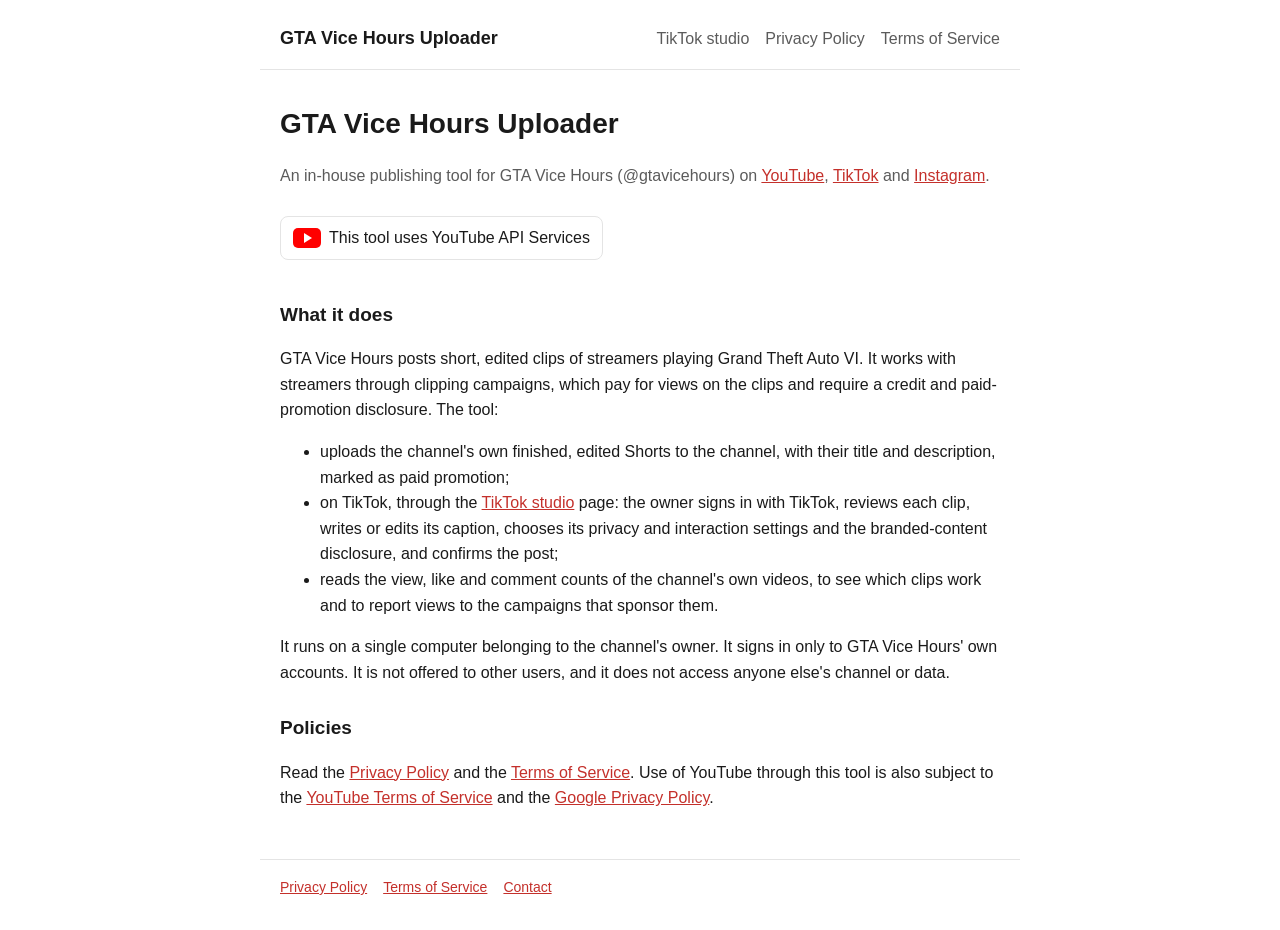
<file: index.html>
<!doctype html>
<html lang="en"><head><meta charset="utf-8"><meta name="viewport" content="width=device-width,initial-scale=1">
<title>GTA Vice Hours Uploader</title><link rel="stylesheet" href="style.css"></head>
<body>
<header><a class="brand" href="./">GTA Vice Hours Uploader</a>
<nav><a href="studio.html">TikTok studio</a><a href="privacy.html">Privacy Policy</a><a href="terms.html">Terms of Service</a></nav></header>
<main>
<h1>GTA Vice Hours Uploader</h1>
<p class="muted">An in-house publishing tool for GTA Vice Hours (@gtavicehours) on <a href="https://www.youtube.com/@gtavicehours">YouTube</a>, <a href="https://www.tiktok.com/@gtavicehours">TikTok</a> and <a href="https://www.instagram.com/gtavicehours/">Instagram</a>.</p>
<div class="badge"><span class="yt" aria-hidden="true"></span><span>This tool uses YouTube API Services</span></div>

<h2>What it does</h2>
<p>GTA Vice Hours posts short, edited clips of streamers playing Grand Theft Auto VI. It works with streamers through
clipping campaigns, which pay for views on the clips and require a credit and paid-promotion disclosure. The tool:</p>
<ul>
<li>uploads the channel's own finished, edited Shorts to the channel, with their title and description, marked as
paid promotion;</li>
<li>on TikTok, through the <a href="studio.html">TikTok studio</a> page: the owner signs in with TikTok, reviews each
clip, writes or edits its caption, chooses its privacy and interaction settings and the branded-content
disclosure, and confirms the post;</li>
<li>reads the view, like and comment counts of the channel's own videos, to see which clips work and to report
views to the campaigns that sponsor them.</li>
</ul>
<p>It runs on a single computer belonging to the channel's owner. It signs in only to GTA Vice Hours' own
accounts. It is not offered to other users, and it does not access anyone else's channel or data.</p>

<h2>Policies</h2>
<p>Read the <a href="privacy.html">Privacy Policy</a> and the <a href="terms.html">Terms of Service</a>. Use of
YouTube through this tool is also subject to the <a href="https://www.youtube.com/t/terms">YouTube Terms of
Service</a> and the <a href="https://policies.google.com/privacy">Google Privacy Policy</a>.</p>
</main>
<footer><a href="privacy.html">Privacy Policy</a><a href="terms.html">Terms of Service</a><a href="https://github.com/DJ-a11/gtavicehours/issues">Contact</a></footer>
</body></html>
</file>
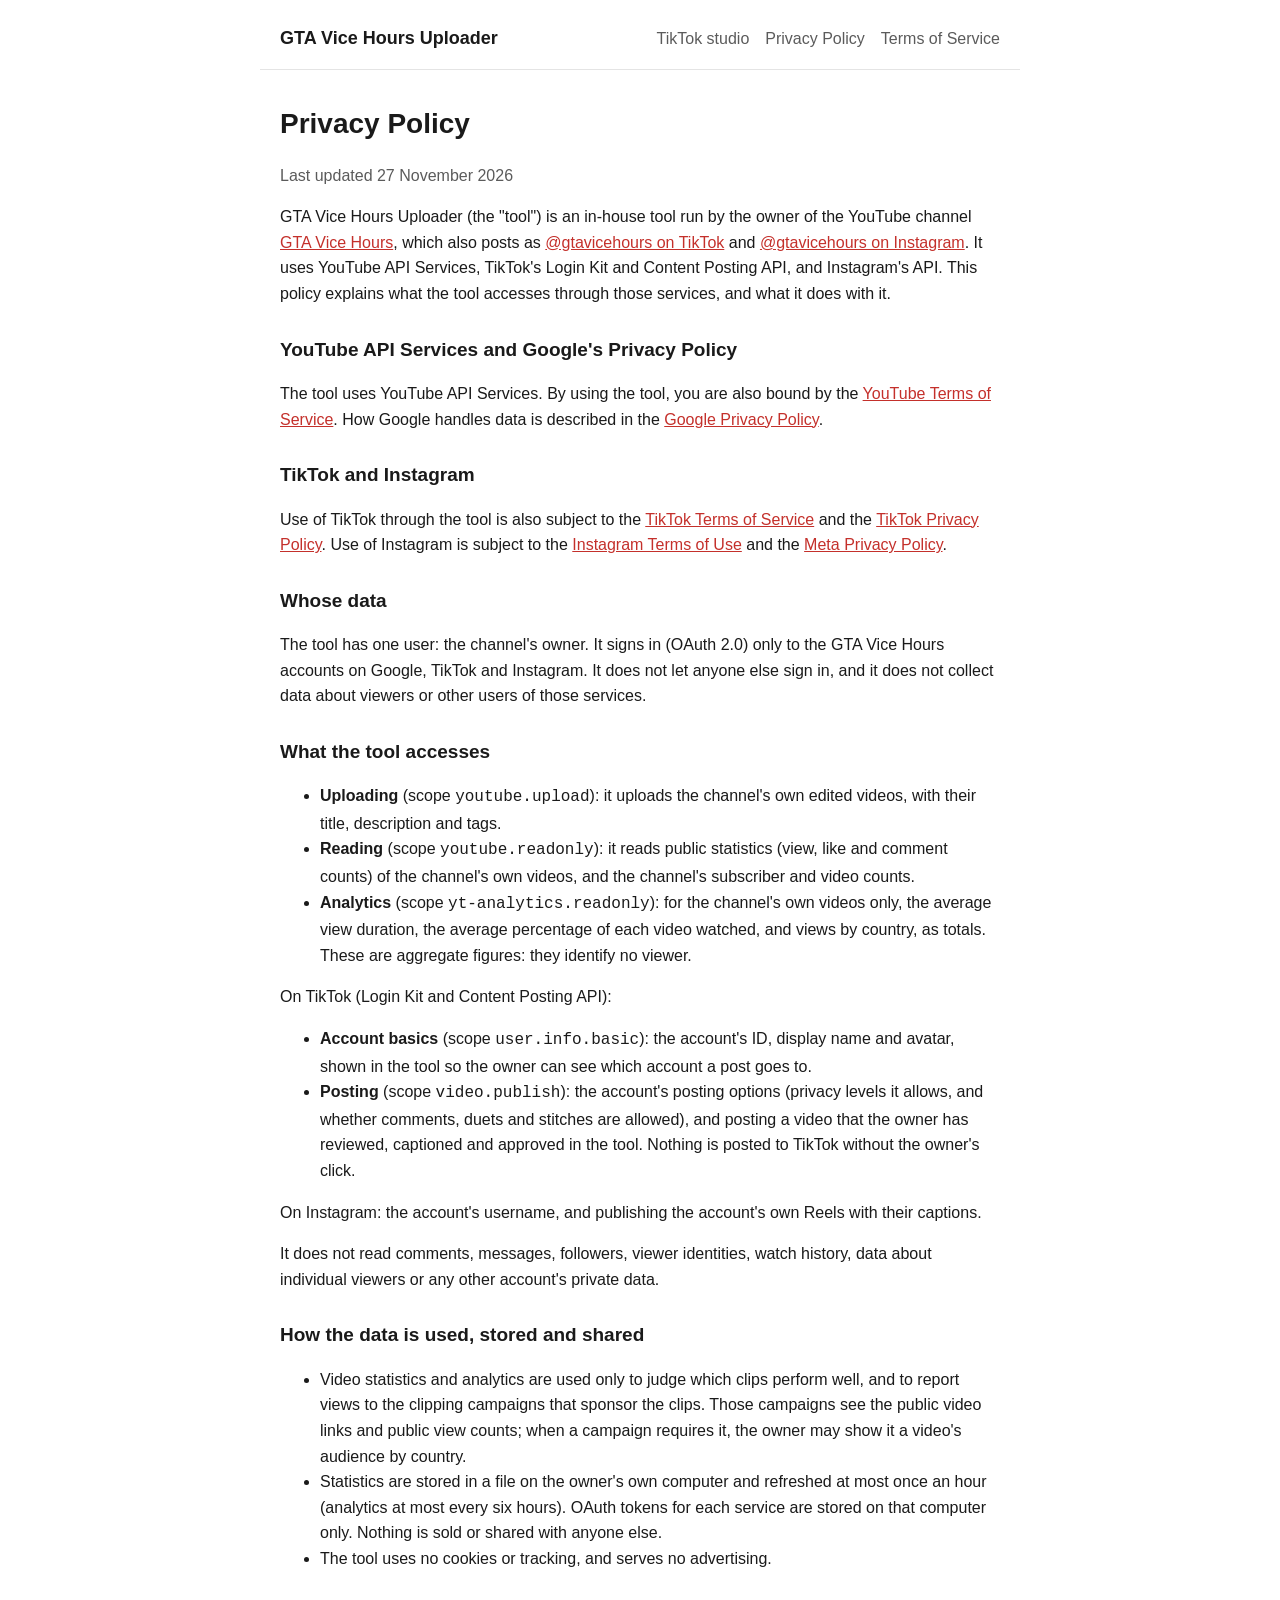
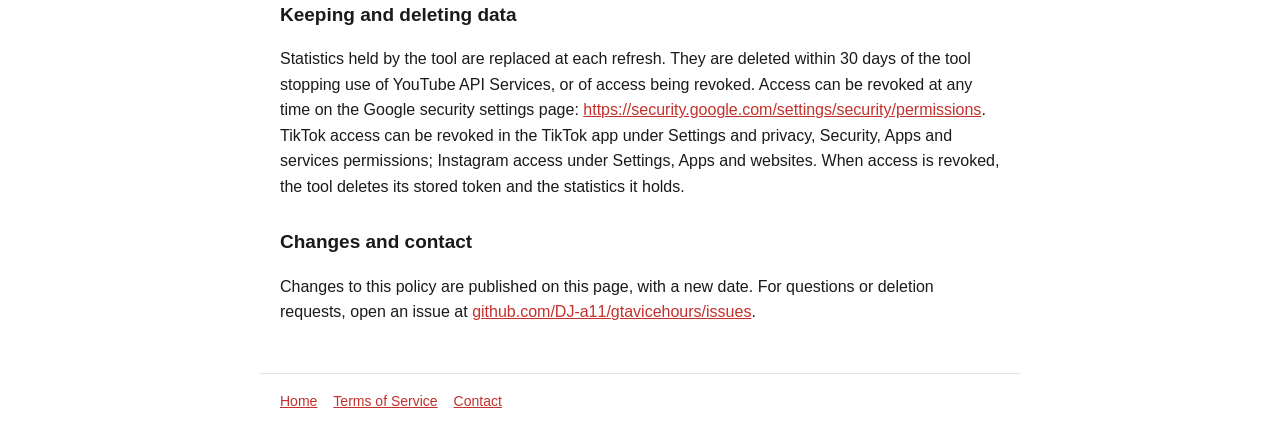
<file: privacy.html>
<!doctype html>
<html lang="en"><head><meta charset="utf-8"><meta name="viewport" content="width=device-width,initial-scale=1">
<title>Privacy Policy</title><link rel="stylesheet" href="style.css"></head>
<body>
<header><a class="brand" href="./">GTA Vice Hours Uploader</a>
<nav><a href="studio.html">TikTok studio</a><a href="privacy.html">Privacy Policy</a><a href="terms.html">Terms of Service</a></nav></header>
<main>
<h1>Privacy Policy</h1>
<p class="muted">Last updated 27 November 2026</p>

<p>GTA Vice Hours Uploader (the "tool") is an in-house tool run by the owner of the YouTube channel
<a href="https://www.youtube.com/@gtavicehours">GTA Vice Hours</a>, which also posts as
<a href="https://www.tiktok.com/@gtavicehours">@gtavicehours on TikTok</a> and
<a href="https://www.instagram.com/gtavicehours/">@gtavicehours on Instagram</a>. It uses YouTube API Services,
TikTok's Login Kit and Content Posting API, and Instagram's API. This policy explains what the tool accesses
through those services, and what it does with it.</p>

<h2>YouTube API Services and Google's Privacy Policy</h2>
<p>The tool uses YouTube API Services. By using the tool, you are also bound by the
<a href="https://www.youtube.com/t/terms">YouTube Terms of Service</a>. How Google handles data is described in
the <a href="http://www.google.com/policies/privacy">Google Privacy Policy</a>.</p>

<h2>TikTok and Instagram</h2>
<p>Use of TikTok through the tool is also subject to the <a href="https://www.tiktok.com/legal/terms-of-service">TikTok
Terms of Service</a> and the <a href="https://www.tiktok.com/legal/privacy-policy">TikTok Privacy Policy</a>. Use of
Instagram is subject to the <a href="https://help.instagram.com/581066165581870">Instagram Terms of Use</a> and the
<a href="https://privacycenter.instagram.com/policy">Meta Privacy Policy</a>.</p>

<h2>Whose data</h2>
<p>The tool has one user: the channel's owner. It signs in (OAuth 2.0) only to the GTA Vice Hours accounts on
Google, TikTok and Instagram. It does not let anyone else sign in, and it does not collect data about viewers or
other users of those services.</p>

<h2>What the tool accesses</h2>
<ul>
<li><strong>Uploading</strong> (scope <code>youtube.upload</code>): it uploads the channel's own edited videos,
with their title, description and tags.</li>
<li><strong>Reading</strong> (scope <code>youtube.readonly</code>): it reads public statistics (view, like and
comment counts) of the channel's own videos, and the channel's subscriber and video counts.</li>
<li><strong>Analytics</strong> (scope <code>yt-analytics.readonly</code>): for the channel's own videos only, the
average view duration, the average percentage of each video watched, and views by country, as totals. These
are aggregate figures: they identify no viewer.</li>
</ul>
<p>On TikTok (Login Kit and Content Posting API):</p>
<ul>
<li><strong>Account basics</strong> (scope <code>user.info.basic</code>): the account's ID, display name and
avatar, shown in the tool so the owner can see which account a post goes to.</li>
<li><strong>Posting</strong> (scope <code>video.publish</code>): the account's posting options (privacy levels it
allows, and whether comments, duets and stitches are allowed), and posting a video that the owner has reviewed,
captioned and approved in the tool. Nothing is posted to TikTok without the owner's click.</li>
</ul>
<p>On Instagram: the account's username, and publishing the account's own Reels with their captions.</p>
<p>It does not read comments, messages, followers, viewer identities, watch history, data about individual viewers or any other account's
private data.</p>

<h2>How the data is used, stored and shared</h2>
<ul>
<li>Video statistics and analytics are used only to judge which clips perform well, and to report views to the
clipping campaigns that sponsor the clips. Those campaigns see the public video links and public view counts;
when a campaign requires it, the owner may show it a video's audience by country.</li>
<li>Statistics are stored in a file on the owner's own computer and refreshed at most once an hour (analytics at most every six hours). OAuth
tokens for each service are stored on that computer only. Nothing is sold or shared with anyone else.</li>
<li>The tool uses no cookies or tracking, and serves no advertising.</li>
</ul>

<h2>Keeping and deleting data</h2>
<p>Statistics held by the tool are replaced at each refresh. They are deleted within 30 days of the tool stopping
use of YouTube API Services, or of access being revoked. Access can be revoked at any time on the Google security
settings page: <a href="https://security.google.com/settings/security/permissions">https://security.google.com/settings/security/permissions</a>.
TikTok access can be revoked in the TikTok app under Settings and privacy, Security, Apps and services
permissions; Instagram access under Settings, Apps and websites.
When access is revoked, the tool deletes its stored token and the statistics it holds.</p>

<h2>Changes and contact</h2>
<p>Changes to this policy are published on this page, with a new date. For questions or deletion requests, open an
issue at <a href="https://github.com/DJ-a11/gtavicehours/issues">github.com/DJ-a11/gtavicehours/issues</a>.</p>
</main>
<footer><a href="./">Home</a><a href="terms.html">Terms of Service</a><a href="https://github.com/DJ-a11/gtavicehours/issues">Contact</a></footer>
</body></html>
</file>
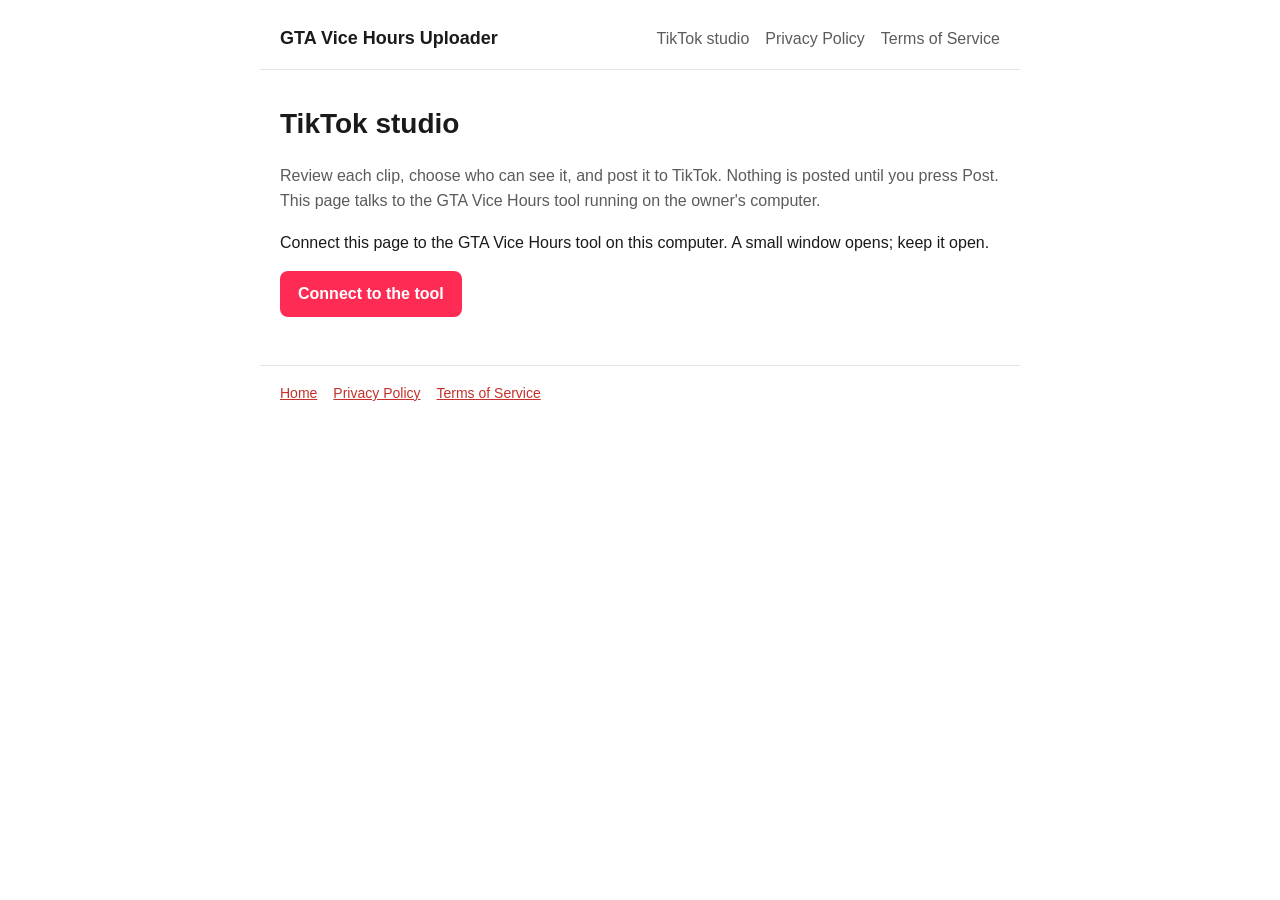
<file: studio.html>
<!doctype html>
<html lang="en"><head><meta charset="utf-8"><meta name="viewport" content="width=device-width,initial-scale=1">
<title>TikTok studio</title><link rel="stylesheet" href="style.css">
<style>
.card{border:1px solid var(--line);border-radius:12px;padding:16px;margin:16px 0;display:grid;grid-template-columns:180px 1fr;gap:16px}
@media (max-width:620px){.card{grid-template-columns:1fr}}
video{width:180px;max-width:100%;aspect-ratio:9/16;background:#000;border-radius:8px}
label{display:block;font-weight:600;margin:10px 0 4px}
textarea,select{width:100%;font:inherit;padding:8px;border:1px solid var(--line);border-radius:8px;background:var(--bg);color:var(--fg)}
textarea{min-height:90px}
.row{display:flex;gap:16px;flex-wrap:wrap}.row label{font-weight:400;display:flex;gap:6px;align-items:center;margin:4px 0}
.btn{font:inherit;font-weight:600;border:0;border-radius:8px;padding:10px 18px;cursor:pointer;background:#fe2c55;color:#fff}
.btn[disabled]{opacity:.45;cursor:not-allowed}.btn.ghost{background:transparent;color:var(--muted);border:1px solid var(--line)}
.who{display:flex;align-items:center;gap:10px;border:1px solid var(--line);border-radius:10px;padding:10px 14px;margin:12px 0}
.who img{width:40px;height:40px;border-radius:50%}
.note{font-size:14px;color:var(--muted)}.warn{color:var(--accent);font-size:14px}
.sub{margin-left:24px}
</style></head>
<body>
<header><a class="brand" href="./">GTA Vice Hours Uploader</a>
<nav><a href="studio.html">TikTok studio</a><a href="privacy.html">Privacy Policy</a><a href="terms.html">Terms of Service</a></nav></header>
<main>
<h1>TikTok studio</h1>
<p class="muted">Review each clip, choose who can see it, and post it to TikTok. Nothing is posted until you press
Post. This page talks to the GTA Vice Hours tool running on the owner's computer.</p>
<div id="app"><p class="note">Loading…</p></div>
</main>
<footer><a href="./">Home</a><a href="privacy.html">Privacy Policy</a><a href="terms.html">Terms of Service</a></footer>
<script>
const LOCAL = "http://127.0.0.1:8765";
const PRIV = {PUBLIC_TO_EVERYONE: "Everyone", MUTUAL_FOLLOW_FRIENDS: "Friends", FOLLOWER_OF_CREATOR: "Followers", SELF_ONLY: "Only me"};
const app = document.getElementById("app");
const esc = s => String(s ?? "").replace(/[&<>"']/g, c => ({"&":"&amp;","<":"&lt;",">":"&gt;",'"':"&quot;","'":"&#39;"}[c]));
// Chrome does not let a web page call this computer directly, so the tool opens a small window of its own (the
// bridge) and this page talks to it with postMessage. The bridge answers only this site.
let bridge = null, ready = null, readyNow = null, seq = 0;
const pending = {};
window.addEventListener("message", e => {
  if (e.origin === LOCAL) {
    const d = e.data || {};
    if (d.bridge === "ready") { readyNow && readyNow(); return; }
    if (pending[d.id]) { pending[d.id](d); delete pending[d.id]; }
  } else if (e.origin === location.origin && e.data && e.data.tiktok_code) {
    api("/api/callback", {code: e.data.tiktok_code, state: e.data.state}).then(load)
      .catch(err => app.insertAdjacentHTML("afterbegin", `<p class="warn">TikTok sign-in failed: ${esc(err.message)}</p>`));
  }
});
window.addEventListener("storage", e => {               // the sign-in window's fallback (see tiktok-callback.html)
  if (e.key !== "vh_tiktok_code" || !e.newValue) return;
  const d = JSON.parse(e.newValue); localStorage.removeItem("vh_tiktok_code");
  if (Date.now() - d.at < 120000) api("/api/callback", {code: d.tiktok_code, state: d.state}).then(load)
    .catch(err => app.insertAdjacentHTML("afterbegin", `<p class="warn">TikTok sign-in failed: ${esc(err.message)}</p>`));
});
function connect() {
  ready = new Promise(r => readyNow = r);
  bridge = window.open(LOCAL + "/bridge", "vhbridge", "width=440,height=240");
  return Promise.race([ready, new Promise((_, no) => setTimeout(() => no(new Error("no answer")), 8000))]);
}
function api(path, body, binary) {
  return new Promise((res, rej) => {
    if (!bridge || bridge.closed) return rej(new Error("not connected to the tool"));
    const id = ++seq;
    pending[id] = d => d.ok ? res(d.data) : rej(new Error(d.error || (d.data && d.data.error) || "failed"));
    bridge.postMessage({id, path, body, binary}, LOCAL);
  });
}
function start() {
  const signingIn = !!localStorage.getItem("vh_tiktok_code");
  app.innerHTML = `${signingIn ? "<p><strong>Back from TikTok.</strong> Reconnect to the tool to finish signing in.</p>" : ""}
    <p>Connect this page to the GTA Vice Hours tool on this computer. A small window opens; keep it open.</p>
    <button class="btn" id="connect">Connect to the tool</button>`;
  document.getElementById("connect").onclick = async () => {
    try { await connect(); load(); }
    catch (e) { app.innerHTML = `<p class="warn">The GTA Vice Hours tool is not running on this computer, so there is nothing to post.</p>`; }
  };
}
async function load() {
  let s;
  const back = (() => { try { return JSON.parse(localStorage.getItem("vh_tiktok_code") || "null"); } catch (e) { return null; } })();
  if (back) {                                  // just back from TikTok sign-in (tiktok-callback.html): finish it
    localStorage.removeItem("vh_tiktok_code");
    if (Date.now() - back.at < 300000) {
      try { await api("/api/callback", {code: back.tiktok_code, state: back.state}); }
      catch (e) { app.innerHTML = `<p class="warn">TikTok sign-in failed: ${esc(e.message)}</p>`; return; }
    }
  }
  try { s = await api("/api/status"); }
  catch (e) { return start(); }
  if (!s.connected) {
    app.innerHTML = `<p>Sign in with the TikTok account the clips should be posted to.</p>
      <button class="btn" id="login">Continue with TikTok</button>`;
    document.getElementById("login").onclick = async () => { location.href = (await api("/api/auth_url")).url; };
    return;
  }
  const c = s.creator;
  let h = `<div class="who"><img src="${esc(c.creator_avatar_url)}" alt=""><div><strong>${esc(c.creator_nickname)}</strong>
    <div class="note">Posting to @${esc(c.creator_username)}</div></div>
    <button class="btn ghost" id="logout" style="margin-left:auto">Disconnect</button></div>`;
  if (c.can_post === false) h += `<p class="warn">TikTok says this account can't post right now. Try again later.</p>`;
  if (!s.queue.length) h += `<p class="note">No clips are waiting. New clips appear here when they are ready.</p>`;
  for (const q of s.queue) {
    const tooLong = c.max_video_post_duration_sec && q.duration > c.max_video_post_duration_sec;
    h += `<div class="card" data-id="${esc(q.id)}">
      <video data-clip="${esc(q.id)}" controls playsinline></video>
      <div>
        <label>Caption</label><textarea maxlength="2200" class="cap">${esc(q.caption)}</textarea>
        <label>Who can view this video</label>
        <select class="priv"><option value="" selected disabled>Select…</option>
          ${c.privacy_level_options.map(o => `<option value="${o}">${PRIV[o] || o}</option>`).join("")}</select>
        <label>Allow users to</label>
        <div class="row">
          <label><input type="checkbox" class="cmt" ${c.comment_disabled ? "disabled" : ""}> Comment</label>
          <label><input type="checkbox" class="duet" ${c.duet_disabled ? "disabled" : ""}> Duet</label>
          <label><input type="checkbox" class="stitch" ${c.stitch_disabled ? "disabled" : ""}> Stitch</label>
        </div>
        <label><input type="checkbox" class="cc"> Disclose video content</label>
        <div class="note">Turn this on if this video promotes yourself, a brand, product or service.
          ${q.paid ? "<strong>This clip is paid for by a clipping campaign.</strong>" : ""}</div>
        <div class="sub ccopts" hidden>
          <label><input type="checkbox" class="yours"> Your brand <span class="note">(promoting yourself or your own business)</span></label>
          <label><input type="checkbox" class="branded"> Branded content <span class="note">(promoting another brand or a third party)</span></label>
          <div class="note cclabel"></div>
        </div>
        <p class="note consent"></p>
        ${tooLong ? `<p class="warn">This clip is longer than TikTok allows for this account.</p>` : ""}
        <div class="row"><button class="btn post" disabled>Post</button><button class="btn ghost skip">Skip</button></div>
        <p class="note result"></p>
      </div></div>`;
  }
  app.innerHTML = h;
  document.getElementById("logout").onclick = async () => { await api("/api/logout", {}); load(); };
  document.querySelectorAll(".card").forEach(card => wire(card, c));
  for (const v of document.querySelectorAll("video[data-clip]")) {        // the preview, fetched through the bridge
    api("/clip/" + encodeURIComponent(v.dataset.clip) + ".mp4", null, true)
      .then(buf => v.src = URL.createObjectURL(new Blob([buf], {type: "video/mp4"}))).catch(() => {});
  }
}
function wire(card, c) {
  const $ = s => card.querySelector(s);
  const update = () => {
    const cc = $(".cc").checked, yours = $(".yours").checked, branded = $(".branded").checked;
    $(".ccopts").hidden = !cc;
    const priv = $(".priv");
    const selfOnly = priv.querySelector('option[value="SELF_ONLY"]');
    if (selfOnly) { selfOnly.disabled = cc && branded; if (cc && branded && priv.value === "SELF_ONLY") priv.value = ""; }
    $(".cclabel").textContent = !cc ? "" : branded ? 'Your video will be labeled as "Paid partnership".'
      : yours ? 'Your video will be labeled as "Promotional content".' : "";
    $(".consent").innerHTML = cc && branded
      ? 'By posting, you agree to TikTok\'s <a href="https://www.tiktok.com/legal/page/global/bc-policy/en" target="_blank">Branded Content Policy</a> and <a href="https://www.tiktok.com/legal/page/global/music-usage-confirmation/en" target="_blank">Music Usage Confirmation</a>.'
      : 'By posting, you agree to TikTok\'s <a href="https://www.tiktok.com/legal/page/global/music-usage-confirmation/en" target="_blank">Music Usage Confirmation</a>.';
    const ok = priv.value && (!cc || yours || branded) && c.can_post !== false;
    $(".post").disabled = !ok;
    $(".post").title = cc && !yours && !branded ? "You need to indicate if your content promotes yourself, a third party, or both." : "";
  };
  card.querySelectorAll("input,select").forEach(e => e.onchange = update); update();
  $(".skip").onclick = async () => { await api("/api/skip", {id: card.dataset.id}); card.remove(); };
  $(".post").onclick = async () => {
    $(".post").disabled = true; $(".skip").disabled = true;
    $(".result").textContent = "Posting… it may take a few minutes for the video to process and appear on your profile.";
    try {
      const r = await api("/api/post", {id: card.dataset.id, caption: $(".cap").value, privacy_level: $(".priv").value,
        allow_comment: $(".cmt").checked, allow_duet: $(".duet").checked, allow_stitch: $(".stitch").checked,
        brand_organic_toggle: $(".cc").checked && $(".yours").checked, brand_content_toggle: $(".cc").checked && $(".branded").checked});
      poll(card, r.publish_id);
    } catch (e) { $(".result").textContent = "Not posted: " + e.message; $(".post").disabled = false; $(".skip").disabled = false; }
  };
}
async function poll(card, id) {
  const out = card.querySelector(".result");
  for (let i = 0; i < 60; i++) {
    const s = await api("/api/post_status?publish_id=" + encodeURIComponent(id));
    if (s.status === "PUBLISH_COMPLETE") { out.innerHTML = s.url ? `Posted: <a href="${esc(s.url)}" target="_blank">${esc(s.url)}</a>` : "Posted. It will appear on your profile shortly."; return; }
    if (s.status === "FAILED") { out.textContent = "TikTok could not post it: " + (s.fail_reason || "unknown reason"); return; }
    out.textContent = "Processing on TikTok… (" + s.status + ")";
    await new Promise(r => setTimeout(r, 5000));
  }
  out.textContent = "Still processing. It will appear on your profile when TikTok finishes.";
}
start();
</script>
</body></html>
</file>
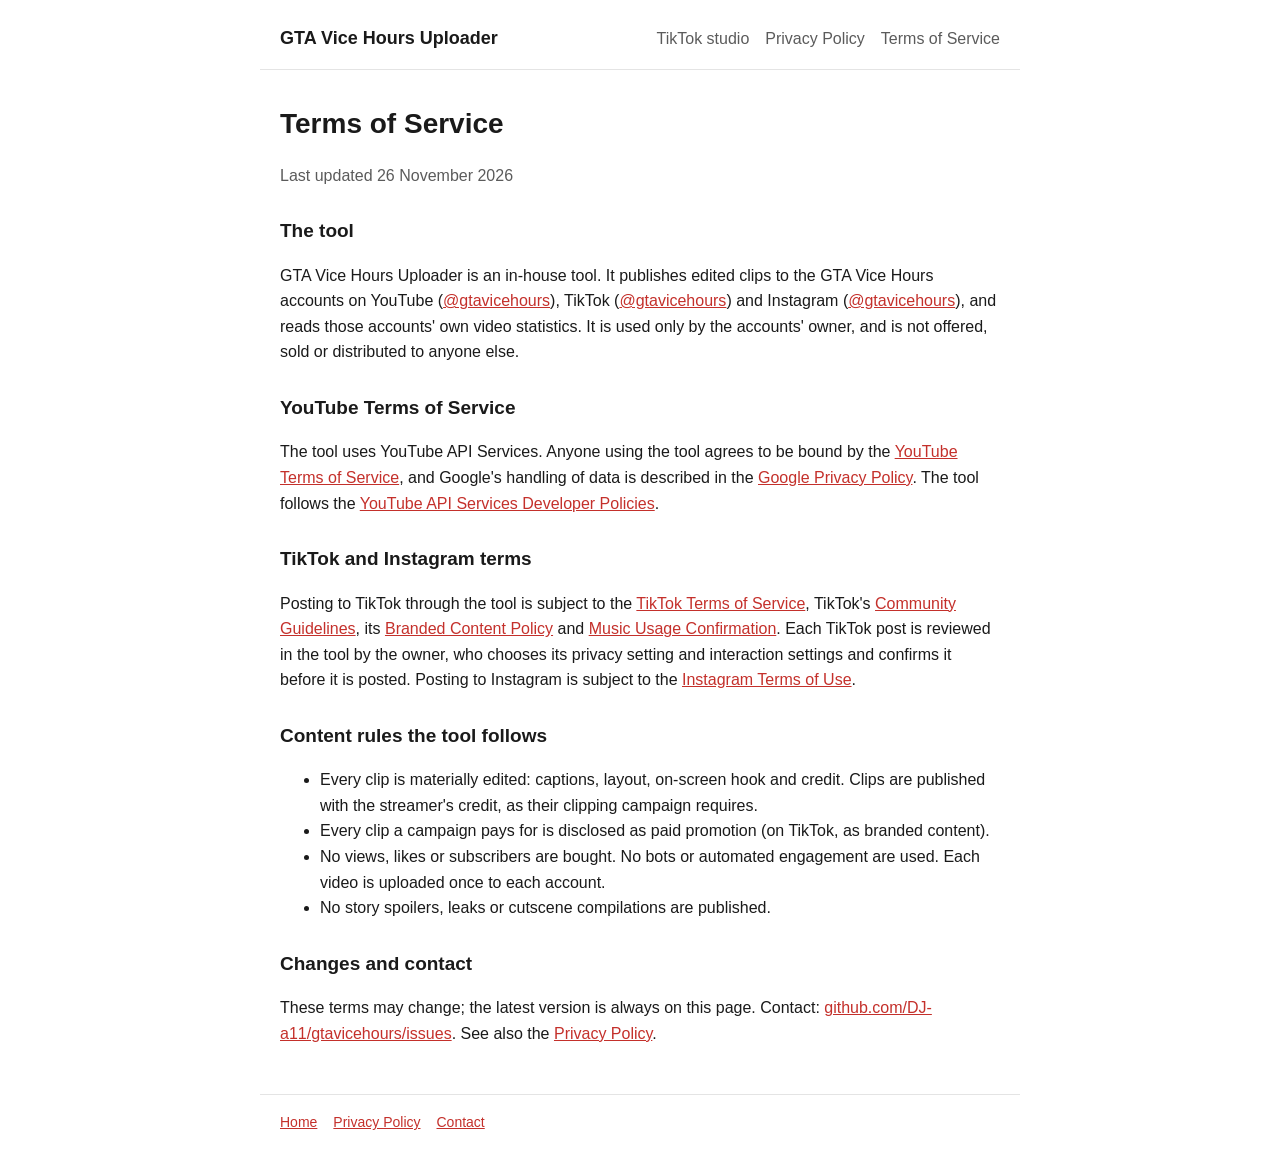
<file: terms.html>
<!doctype html>
<html lang="en"><head><meta charset="utf-8"><meta name="viewport" content="width=device-width,initial-scale=1">
<title>Terms of Service</title><link rel="stylesheet" href="style.css"></head>
<body>
<header><a class="brand" href="./">GTA Vice Hours Uploader</a>
<nav><a href="studio.html">TikTok studio</a><a href="privacy.html">Privacy Policy</a><a href="terms.html">Terms of Service</a></nav></header>
<main>
<h1>Terms of Service</h1>
<p class="muted">Last updated 26 November 2026</p>

<h2>The tool</h2>
<p>GTA Vice Hours Uploader is an in-house tool. It publishes edited clips to the GTA Vice Hours accounts on
YouTube (<a href="https://www.youtube.com/@gtavicehours">@gtavicehours</a>), TikTok
(<a href="https://www.tiktok.com/@gtavicehours">@gtavicehours</a>) and Instagram
(<a href="https://www.instagram.com/gtavicehours/">@gtavicehours</a>), and reads those accounts' own video
statistics. It is used only by the accounts' owner, and is not offered, sold or distributed to anyone else.</p>

<h2>YouTube Terms of Service</h2>
<p>The tool uses YouTube API Services. Anyone using the tool agrees to be bound by the
<a href="https://www.youtube.com/t/terms">YouTube Terms of Service</a>, and Google's handling of data is described
in the <a href="http://www.google.com/policies/privacy">Google Privacy Policy</a>. The tool follows the
<a href="https://developers.google.com/youtube/terms/developer-policies">YouTube API Services Developer Policies</a>.</p>

<h2>TikTok and Instagram terms</h2>
<p>Posting to TikTok through the tool is subject to the <a href="https://www.tiktok.com/legal/terms-of-service">TikTok
Terms of Service</a>, TikTok's <a href="https://www.tiktok.com/community-guidelines">Community Guidelines</a>, its
<a href="https://www.tiktok.com/legal/page/global/bc-policy/en">Branded Content Policy</a> and
<a href="https://www.tiktok.com/legal/page/global/music-usage-confirmation/en">Music Usage Confirmation</a>.
Each TikTok post is reviewed in the tool by the owner, who chooses its privacy setting and interaction settings
and confirms it before it is posted. Posting to Instagram is subject to the
<a href="https://help.instagram.com/581066165581870">Instagram Terms of Use</a>.</p>

<h2>Content rules the tool follows</h2>
<ul>
<li>Every clip is materially edited: captions, layout, on-screen hook and credit. Clips are published with the
streamer's credit, as their clipping campaign requires.</li>
<li>Every clip a campaign pays for is disclosed as paid promotion (on TikTok, as branded content).</li>
<li>No views, likes or subscribers are bought. No bots or automated engagement are used. Each video is uploaded
once to each account.</li>
<li>No story spoilers, leaks or cutscene compilations are published.</li>
</ul>

<h2>Changes and contact</h2>
<p>These terms may change; the latest version is always on this page. Contact:
<a href="https://github.com/DJ-a11/gtavicehours/issues">github.com/DJ-a11/gtavicehours/issues</a>. See also the
<a href="privacy.html">Privacy Policy</a>.</p>
</main>
<footer><a href="./">Home</a><a href="privacy.html">Privacy Policy</a><a href="https://github.com/DJ-a11/gtavicehours/issues">Contact</a></footer>
</body></html>
</file>
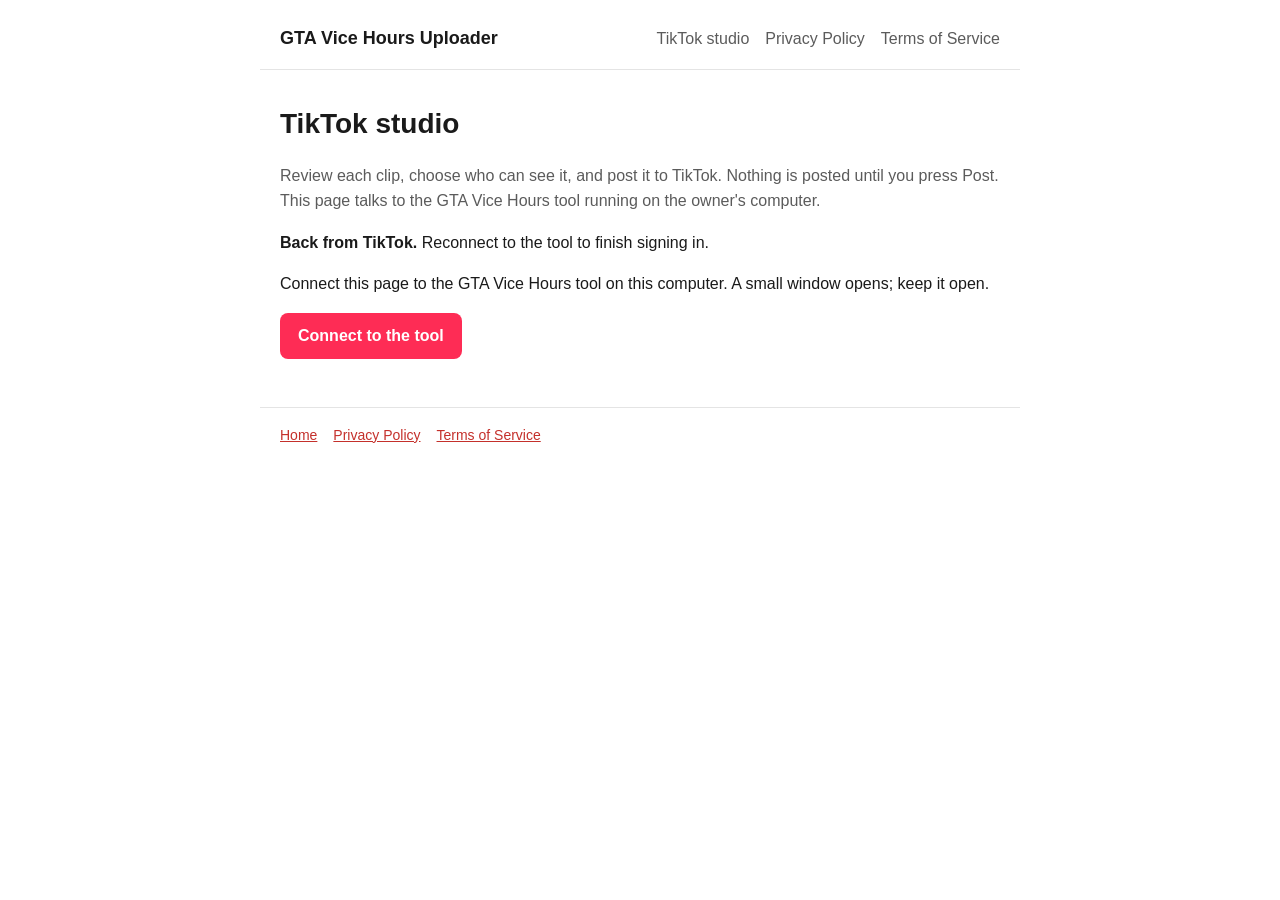
<file: tiktok-callback.html>
<!doctype html>
<html lang="en"><head><meta charset="utf-8"><meta name="viewport" content="width=device-width,initial-scale=1">
<title>Connecting TikTok</title><link rel="stylesheet" href="style.css"></head>
<body>
<header><a class="brand" href="./">GTA Vice Hours Uploader</a>
<nav><a href="studio.html">TikTok studio</a><a href="privacy.html">Privacy Policy</a><a href="terms.html">Terms of Service</a></nav></header>
<main>
<h1>Connecting TikTok</h1>
<p id="msg" class="muted">Finishing sign-in…</p>
</main>
<script>
(() => {
  const q = new URLSearchParams(location.search), msg = document.getElementById("msg");
  history.replaceState(null, "", location.pathname);       // the code is single-use; keep it out of history
  if (q.get("error")) { msg.textContent = "TikTok sign-in was cancelled or failed: " + (q.get("error_description") || q.get("error")); return; }
  const hand = {tiktok_code: q.get("code"), state: q.get("state"), at: Date.now()};
  try { localStorage.setItem("vh_tiktok_code", JSON.stringify(hand)); } catch (e) {}
  msg.textContent = "Signed in with TikTok. Returning to the studio…";
  setTimeout(() => location.replace("studio.html"), 800);
})();
</script>
</body></html>
</file>
<file: style.css>
:root{--bg:#fff;--fg:#1a1a1a;--muted:#5b5b5b;--line:#e4e4e4;--accent:#c4302b}
@media (prefers-color-scheme:dark){:root{--bg:#121212;--fg:#ececec;--muted:#a8a8a8;--line:#2c2c2c;--accent:#ff5a52}}
*{box-sizing:border-box}body{margin:0;background:var(--bg);color:var(--fg);font:16px/1.6 -apple-system,BlinkMacSystemFont,"Segoe UI",Roboto,sans-serif}
header,main,footer{max-width:760px;margin:0 auto;padding:0 20px}
header{display:flex;justify-content:space-between;align-items:center;padding-top:24px;padding-bottom:16px;border-bottom:1px solid var(--line);flex-wrap:wrap;gap:8px}
header a.brand{font-weight:700;font-size:18px;color:var(--fg);text-decoration:none}
nav a{margin-left:16px;color:var(--muted);text-decoration:none}nav a:hover{color:var(--fg)}
h1{font-size:28px;margin:32px 0 8px}h2{font-size:19px;margin:28px 0 6px}
.muted{color:var(--muted)}a{color:var(--accent)}
.badge{display:inline-flex;align-items:center;gap:8px;border:1px solid var(--line);border-radius:8px;padding:8px 12px;margin:12px 0}
.yt{width:28px;height:20px;background:#ff0000;border-radius:5px;position:relative}.yt:after{content:"";position:absolute;left:11px;top:5px;border-left:8px solid #fff;border-top:5px solid transparent;border-bottom:5px solid transparent}
footer{border-top:1px solid var(--line);margin-top:48px;padding-top:16px;padding-bottom:32px;font-size:14px}
footer a{margin-right:16px}
</file>
